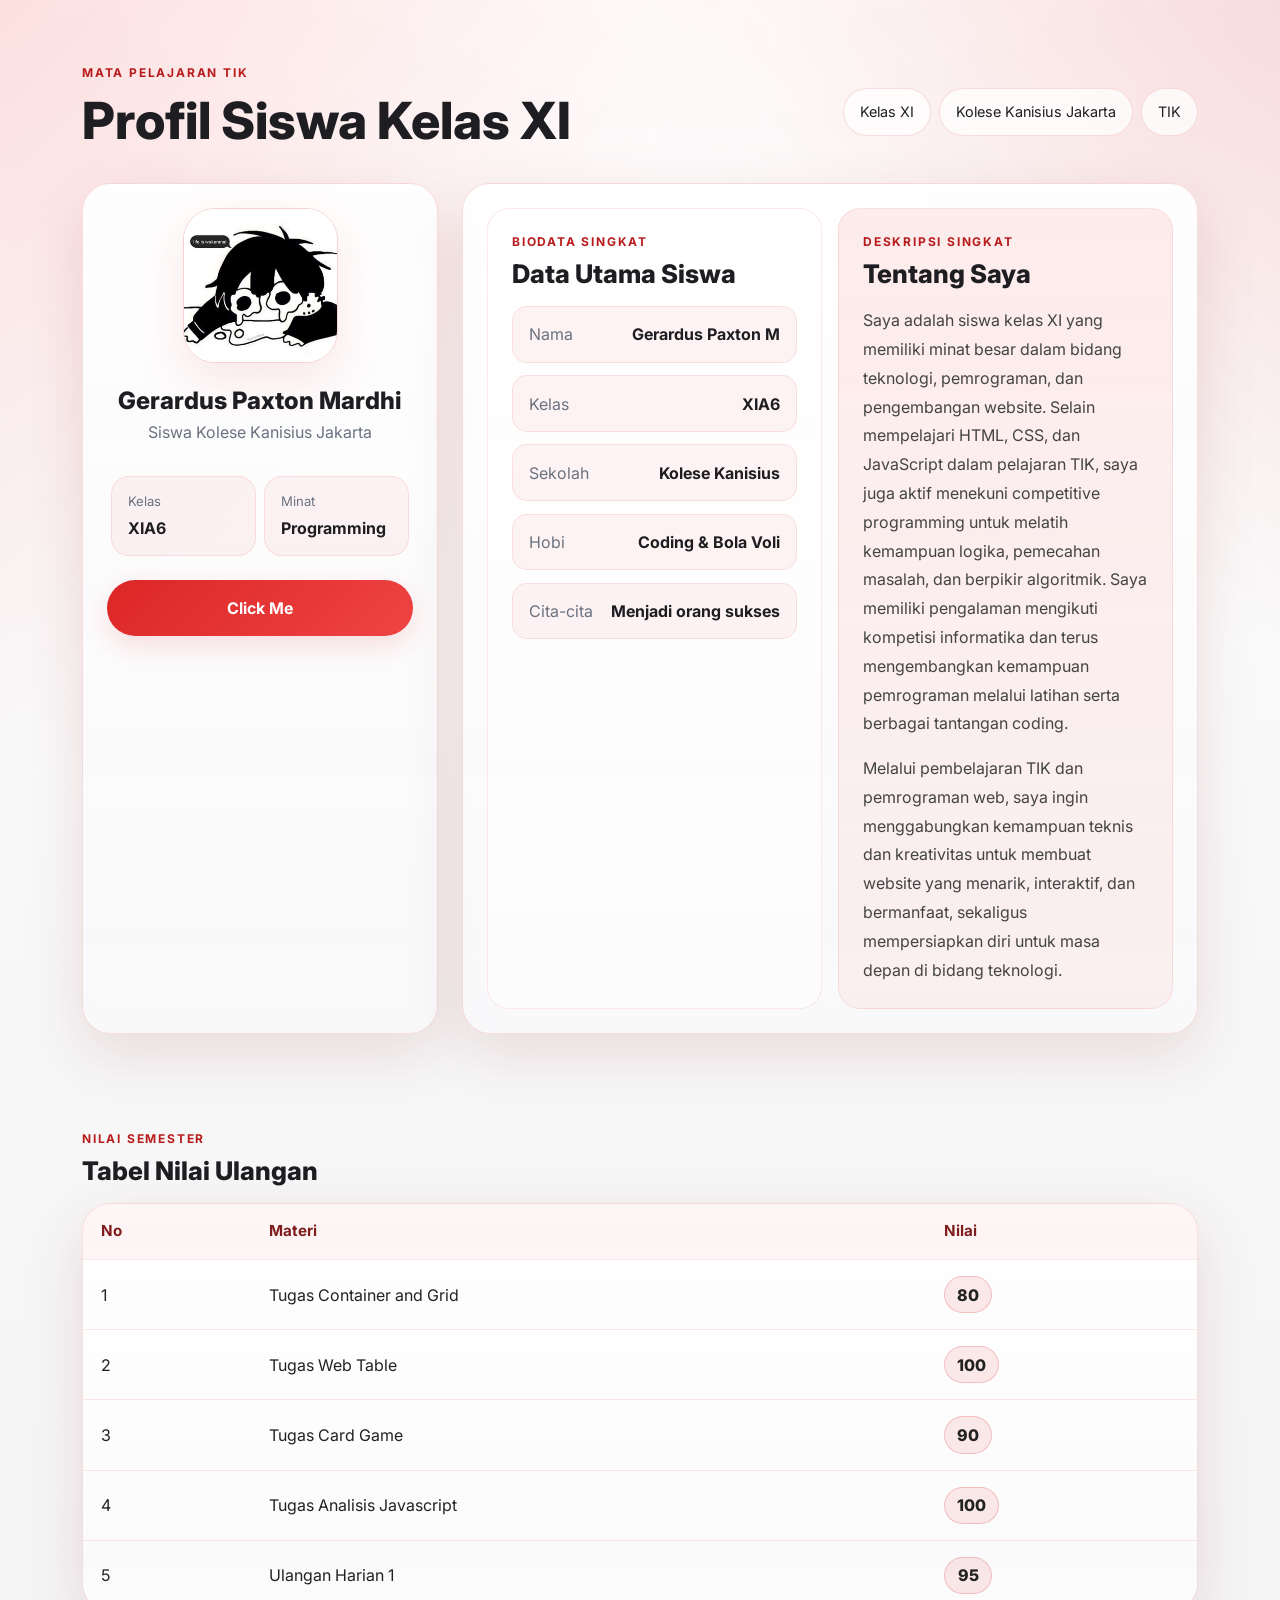
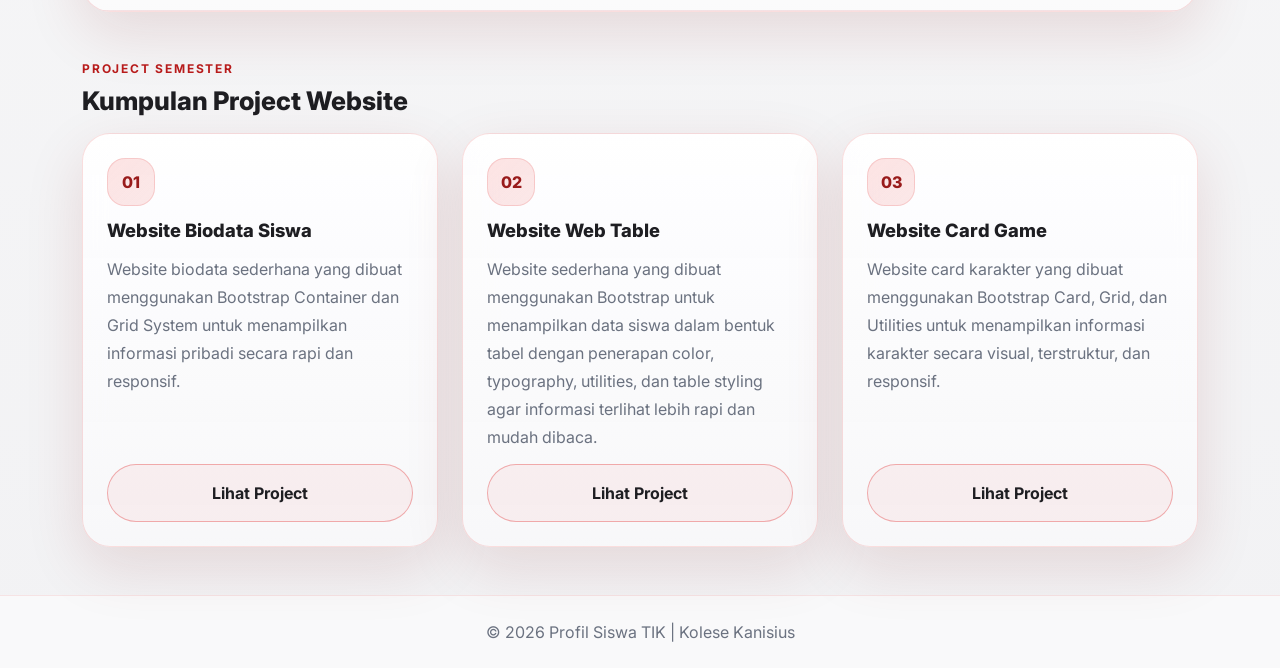
<file: index.html>
<!DOCTYPE html>
<html lang="id">
<head>
    <meta charset="UTF-8" />
    <meta name="viewport" content="width=device-width, initial-scale=1.0" />
    <title>Profil Siswa TIK</title>
    <link rel="preconnect" href="https://fonts.googleapis.com">
    <link rel="preconnect" href="https://fonts.gstatic.com" crossorigin>
    <link href="https://fonts.googleapis.com/css2?family=Inter:wght@400;500;600;700;800&display=swap" rel="stylesheet">
    <link href="https://cdn.jsdelivr.net/npm/bootstrap@5.3.3/dist/css/bootstrap.min.css" rel="stylesheet">
    <link rel="stylesheet" href="style.css" />
</head>
<body>
    <div class="page-bg"></div>
    <header class="hero-header">
        <div class="container py-4 py-lg-5">
            <div class="topbar d-flex flex-column flex-lg-row justify-content-between align-items-lg-center gap-3 mb-4">
                <div>
                    <p class="eyebrow mb-2">Mata Pelajaran TIK</p>
                    <h1 class="display-title mb-2">Profil Siswa Kelas XI</h1>
                </div>
                <div class="header-badges d-flex flex-wrap gap-2">
                    <span class="chip">Kelas XI</span>
                    <span class="chip">Kolese Kanisius Jakarta</span>
                    <span class="chip">TIK</span>
                </div>
            </div>
            <div class="row g-4 align-items-stretch">
                <div class="col-lg-4">
                    <div class="glass-card profile-card h-100 text-center">
                        <img src="profile.png" alt="Foto Profil" class="profile-photo mb-4">
                        <h2 class="profile-name mb-1">Gerardus Paxton Mardhi</h2>
                        <p class="profile-role mb-4">Siswa Kolese Kanisius Jakarta</p>
                        <div class="mini-stats row g-2">
                            <div class="col-6">
                                <div class="stat-box">
                                    <span class="stat-label">Kelas</span>
                                    <span class="stat-value">XIA6</span>
                                </div>
                            </div>
                            <div class="col-6">
                                <div class="stat-box">
                                    <span class="stat-label">Minat</span>
                                    <span class="stat-value">Programming</span>
                                </div>
                            </div>
                        </div>
                        <button id="btnHello" class="btn btn-blue mt-4 w-100">Click Me</button>
                    </div>
                </div>
                <div class="col-lg-8">
                    <div class="glass-card h-100 content-hero">
                        <div class="row g-3">
                            <div class="col-md-6">
                                <div class="info-panel">
                                    <p class="section-label mb-2">Biodata Singkat</p>
                                    <h3 class="section-title mb-3">Data Utama Siswa</h3>
                                    <div class="bio-list">
                                        <div class="bio-item">
                                            <span class="bio-key">Nama</span>
                                            <span class="bio-value">Gerardus Paxton M</span>
                                        </div>
                                        <div class="bio-item">
                                            <span class="bio-key">Kelas</span>
                                            <span class="bio-value">XIA6</span>
                                        </div>
                                        <div class="bio-item">
                                            <span class="bio-key">Sekolah</span>
                                            <span class="bio-value">Kolese Kanisius</span>
                                        </div>
                                        <div class="bio-item">
                                            <span class="bio-key">Hobi</span>
                                            <span class="bio-value">Coding &amp; Bola Voli</span>
                                        </div>
                                        <div class="bio-item">
                                            <span class="bio-key">Cita-cita</span>
                                            <span class="bio-value">Menjadi orang sukses</span>
                                        </div>
                                    </div>
                                </div>
                            </div>
                            <div class="col-md-6">
                                <div class="info-panel accent-panel h-100">
                                    <p class="section-label mb-2">Deskripsi Singkat</p>
                                    <h3 class="section-title mb-3">Tentang Saya</h3>
                                    <p class="about-text mb-3">
                                        Saya adalah siswa kelas XI yang memiliki minat besar dalam bidang teknologi, pemrograman, dan pengembangan website. Selain mempelajari HTML, CSS, dan JavaScript dalam pelajaran TIK, saya juga aktif menekuni competitive programming untuk melatih kemampuan logika, pemecahan masalah, dan berpikir algoritmik. Saya memiliki pengalaman mengikuti kompetisi informatika dan terus mengembangkan kemampuan pemrograman melalui latihan serta berbagai tantangan coding.
                                    </p>
                                    <p class="about-text mb-0">
                                        Melalui pembelajaran TIK dan pemrograman web, saya ingin menggabungkan kemampuan teknis dan kreativitas untuk membuat website yang menarik, interaktif, dan bermanfaat, sekaligus mempersiapkan diri untuk masa depan di bidang teknologi.
                                    </p>
                                </div>
                            </div>
                        </div>
                    </div>
                </div>
            </div>
        </div>
    </header>
    <main class="container pb-5">
        <section class="section-block mt-5">
            <div class="section-head mb-3">
                <p class="section-label mb-1">Nilai Semester</p>
                <h2 class="section-title mb-0">Tabel Nilai Ulangan</h2>
            </div>
            <div class="glass-card p-0 overflow-hidden">
                <div class="table-responsive">
                    <table class="table table-danger table-hover align-middle mb-0 custom-table">
                        <thead>
                            <tr>
                                <th>No</th>
                                <th>Materi</th>
                                <th>Nilai</th>
                            </tr>
                        </thead>
                        <tbody>
                            <tr>
                                <td>1</td>
                                <td>Tugas Container and Grid</td>
                                <td><span class="score">80</span></td>
                            </tr>
                            <tr>
                                <td>2</td>
                                <td>Tugas Web Table</td>
                                <td><span class="score">100</span></td>
                            </tr>
                            <tr>
                                <td>3</td>
                                <td>Tugas Card Game</td>
                                <td><span class="score">90</span></td>
                            </tr>
                            <tr>
                                <td>4</td>
                                <td>Tugas Analisis Javascript</td>
                                <td><span class="score">100</span></td>
                            </tr>
                            <tr>
                                <td>5</td>
                                <td>Ulangan Harian 1</td>
                                <td><span class="score">95</span></td>
                            </tr>
                        </tbody>
                    </table>
                </div>
            </div>
        </section>
        <section class="section-block mt-5">
            <div class="section-head mb-3">
                <p class="section-label mb-1">Project Semester</p>
                <h2 class="section-title mb-0">Kumpulan Project Website</h2>
            </div>
            <div class="row g-4">
                <div class="col-md-4">
                    <div class="glass-card project-card h-100">
                        <div class="project-icon">01</div>
                        <h3 class="project-title">Website Biodata Siswa</h3>
                        <p class="project-desc">
                            Website biodata sederhana yang dibuat menggunakan Bootstrap Container dan Grid System untuk menampilkan informasi pribadi secara rapi dan responsif.
                        </p>
                        <a href="project1.html" class="btn btn-outline-blue mt-auto">Lihat Project</a>
                    </div>
                </div>
                <div class="col-md-4">
                    <div class="glass-card project-card h-100">
                        <div class="project-icon">02</div>
                        <h3 class="project-title">Website Web Table</h3>
                        <p class="project-desc">
                            Website sederhana yang dibuat menggunakan Bootstrap untuk menampilkan data siswa dalam bentuk tabel dengan penerapan color, typography, utilities, dan table styling agar informasi terlihat lebih rapi dan mudah dibaca.
                        </p>
                        <a href="project2.html" class="btn btn-outline-blue mt-auto">Lihat Project</a>
                    </div>
                </div>
                <div class="col-md-4">
                    <div class="glass-card project-card h-100">
                        <div class="project-icon">03</div>
                        <h3 class="project-title">Website Card Game</h3>
                        <p class="project-desc">
                            Website card karakter yang dibuat menggunakan Bootstrap Card, Grid, dan Utilities untuk menampilkan informasi karakter secara visual, terstruktur, dan responsif.
                        </p>
                        <a href="project3.html" class="btn btn-outline-blue mt-auto">Lihat Project</a>
                    </div>
                </div>
            </div>
        </section>
    </main>
    <footer class="site-footer py-4">
        <div class="container text-center">
            <p class="mb-0">© 2026 Profil Siswa TIK | Kolese Kanisius</p>
        </div>
    </footer>
    <script src="https://cdn.jsdelivr.net/npm/bootstrap@5.3.3/dist/js/bootstrap.bundle.min.js"></script>
    <script src="script.js"></script>
</body>
</html>
</file>
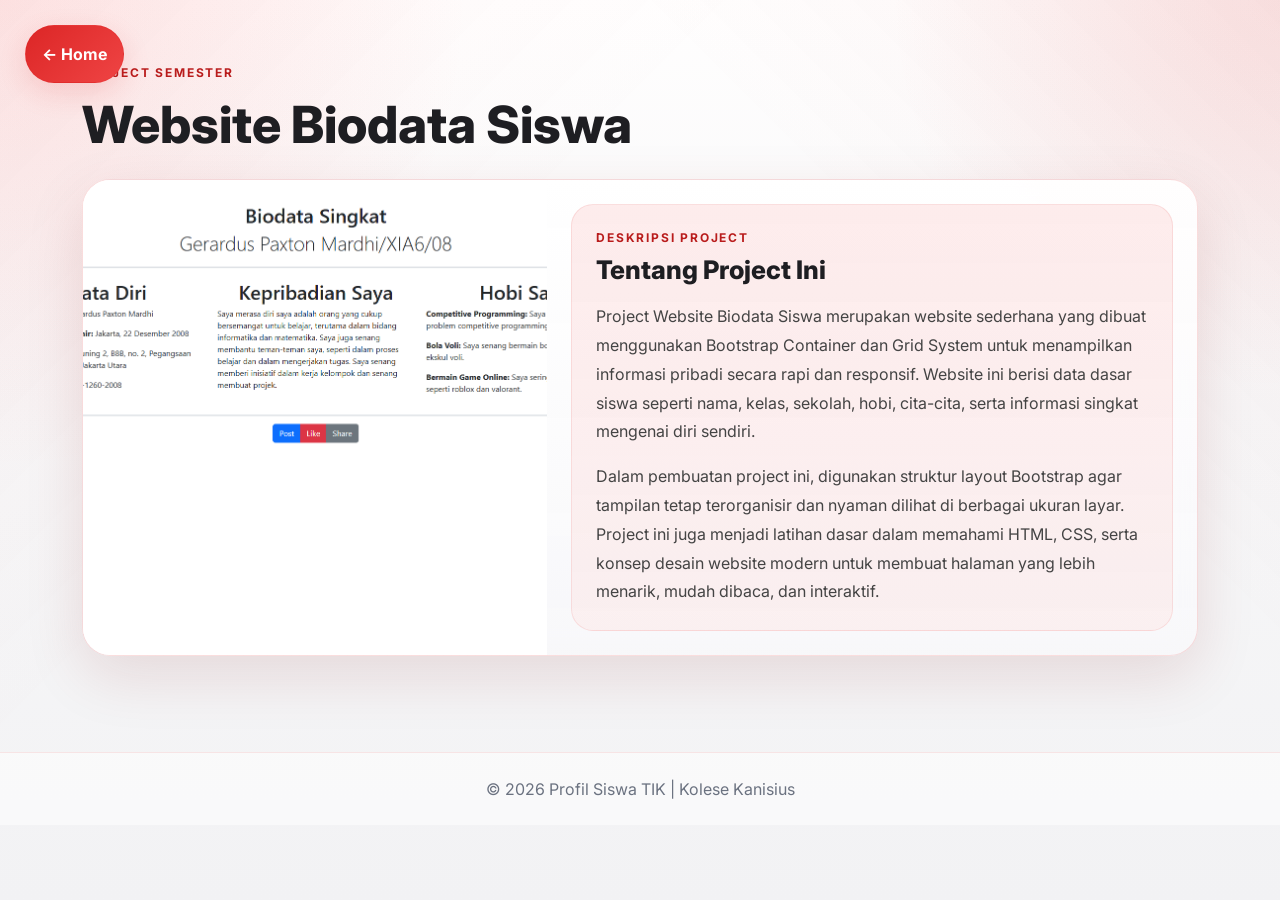
<file: project1.html>
<!DOCTYPE html>
<html lang="id">
<head>
    <meta charset="UTF-8" />
    <meta name="viewport" content="width=device-width, initial-scale=1.0" />
    <title>Project 1 - Website Biodata Siswa</title>
    <link rel="preconnect" href="https://fonts.googleapis.com">
    <link rel="preconnect" href="https://fonts.gstatic.com" crossorigin>
    <link
        href="https://fonts.googleapis.com/css2?family=Inter:wght@400;500;600;700;800&display=swap"
        rel="stylesheet"
    >
    <link
        href="https://cdn.jsdelivr.net/npm/bootstrap@5.3.3/dist/css/bootstrap.min.css"
        rel="stylesheet"
    >
    <link rel="stylesheet" href="style.css" />
</head>
<body>
    <div class="page-bg"></div>
    <div class="home-btn-wrap">
        <a href="index.html" class="home-btn">
            ← Home
        </a>
    </div>
    <header class="hero-header">
        <div class="container py-4 py-lg-5">
            <div class="section-head mb-4">
                <p class="section-label mb-2">Project Semester</p>
                <h1 class="display-title">Website Biodata Siswa</h1>
            </div>
            <div class="glass-card overflow-hidden">
                <div class="row g-0 align-items-stretch">
                    <div class="col-lg-5">
                        <img
                            src="project1.png"
                            class="img-fluid h-100 w-100"
                            style="object-fit: cover; min-height: 350px;"
                            alt="Website Biodata"
                        >
                    </div>
                    <div class="col-lg-7">
                        <div class="content-hero h-100 d-flex flex-column justify-content-center">
                            <div class="info-panel accent-panel">
                                <p class="section-label mb-2">Deskripsi Project</p>
                                <h2 class="section-title mb-3">Tentang Project Ini</h2>
                                <p class="about-text">
                                    Project Website Biodata Siswa merupakan website sederhana yang dibuat menggunakan Bootstrap Container dan Grid System untuk menampilkan informasi pribadi secara rapi dan responsif. Website ini berisi data dasar siswa seperti nama, kelas, sekolah, hobi, cita-cita, serta informasi singkat mengenai diri sendiri.
                                </p>
                                <p class="about-text mb-0">
                                    Dalam pembuatan project ini, digunakan struktur layout Bootstrap agar tampilan tetap terorganisir dan nyaman dilihat di berbagai ukuran layar. Project ini juga menjadi latihan dasar dalam memahami HTML, CSS, serta konsep desain website modern untuk membuat halaman yang lebih menarik, mudah dibaca, dan interaktif.
                                </p>
                            </div>
                        </div>
                    </div>
                </div>
            </div>
        </div>
    </header>
    <footer class="site-footer py-4 mt-5">
        <div class="container text-center">
            <p class="mb-0">© 2026 Profil Siswa TIK | Kolese Kanisius</p>
        </div>
    </footer>
    <script src="https://cdn.jsdelivr.net/npm/bootstrap@5.3.3/dist/js/bootstrap.bundle.min.js"></script>
</body>
</html>
</file>
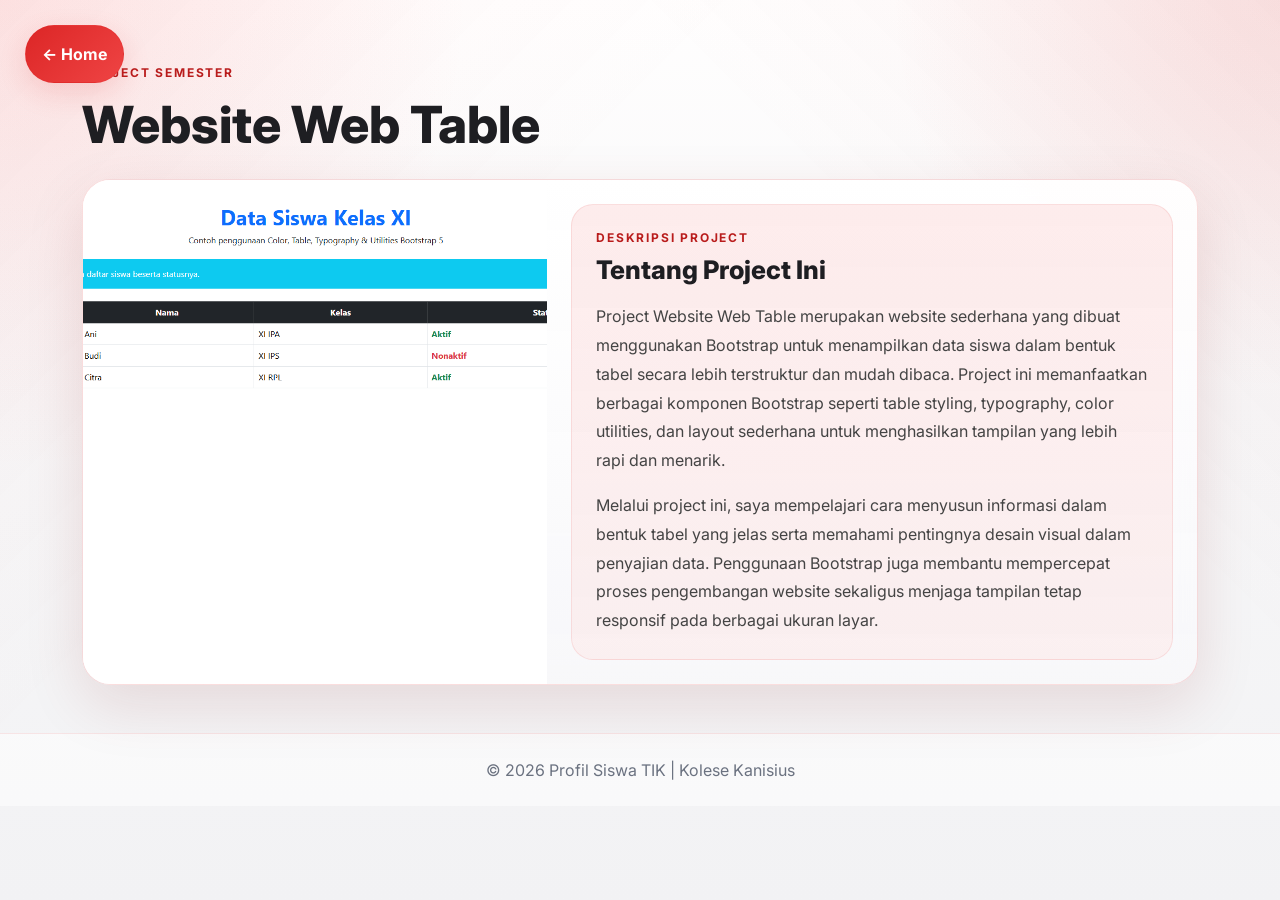
<file: project2.html>
<!DOCTYPE html>
<html lang="id">
<head>
    <meta charset="UTF-8" />
    <meta name="viewport" content="width=device-width, initial-scale=1.0" />
    <title>Project 2 - Website Web Table</title>
    <link rel="preconnect" href="https://fonts.googleapis.com">
    <link rel="preconnect" href="https://fonts.gstatic.com" crossorigin>
    <link
        href="https://fonts.googleapis.com/css2?family=Inter:wght@400;500;600;700;800&display=swap"
        rel="stylesheet"
    >
    <link
        href="https://cdn.jsdelivr.net/npm/bootstrap@5.3.3/dist/css/bootstrap.min.css"
        rel="stylesheet"
    >
    <link rel="stylesheet" href="style.css" />
</head>
<body>
    <div class="page-bg"></div>
    <div class="home-btn-wrap">
        <a href="index.html" class="home-btn">
            ← Home
        </a>
    </div>
    <header class="hero-header">
        <div class="container py-4 py-lg-5">
            <div class="section-head mb-4">
                <p class="section-label mb-2">Project Semester</p>
                <h1 class="display-title">Website Web Table</h1>
            </div>
            <div class="glass-card overflow-hidden">
                <div class="row g-0 align-items-stretch">
                    <div class="col-lg-5">
                        <img
                            src="project2.png"
                            class="img-fluid h-100 w-100"
                            style="object-fit: cover; min-height: 350px;"
                            alt="Project Website Web Table"
                        >
                    </div>
                    <div class="col-lg-7">
                        <div class="content-hero h-100 d-flex flex-column justify-content-center">
                            <div class="info-panel accent-panel">
                                <p class="section-label mb-2">Deskripsi Project</p>
                                <h2 class="section-title mb-3">
                                    Tentang Project Ini
                                </h2>
                                <p class="about-text">
                                    Project Website Web Table merupakan website sederhana yang dibuat menggunakan Bootstrap untuk menampilkan data siswa dalam bentuk tabel secara lebih terstruktur dan mudah dibaca. Project ini memanfaatkan berbagai komponen Bootstrap seperti table styling, typography, color utilities, dan layout sederhana untuk menghasilkan tampilan yang lebih rapi dan menarik.
                                </p>
                                <p class="about-text mb-0">
                                    Melalui project ini, saya mempelajari cara menyusun informasi dalam bentuk tabel yang jelas serta memahami pentingnya desain visual dalam penyajian data. Penggunaan Bootstrap juga membantu mempercepat proses pengembangan website sekaligus menjaga tampilan tetap responsif pada berbagai ukuran layar.
                                </p>
                            </div>
                        </div>
                    </div>
                </div>
            </div>
        </div>
    </header>
    <footer class="site-footer py-4">
        <div class="container text-center">
            <p class="mb-0">© 2026 Profil Siswa TIK | Kolese Kanisius</p>
        </div>
    </footer>
    <script src="https://cdn.jsdelivr.net/npm/bootstrap@5.3.3/dist/js/bootstrap.bundle.min.js"></script>
</body>
</html>
</file>
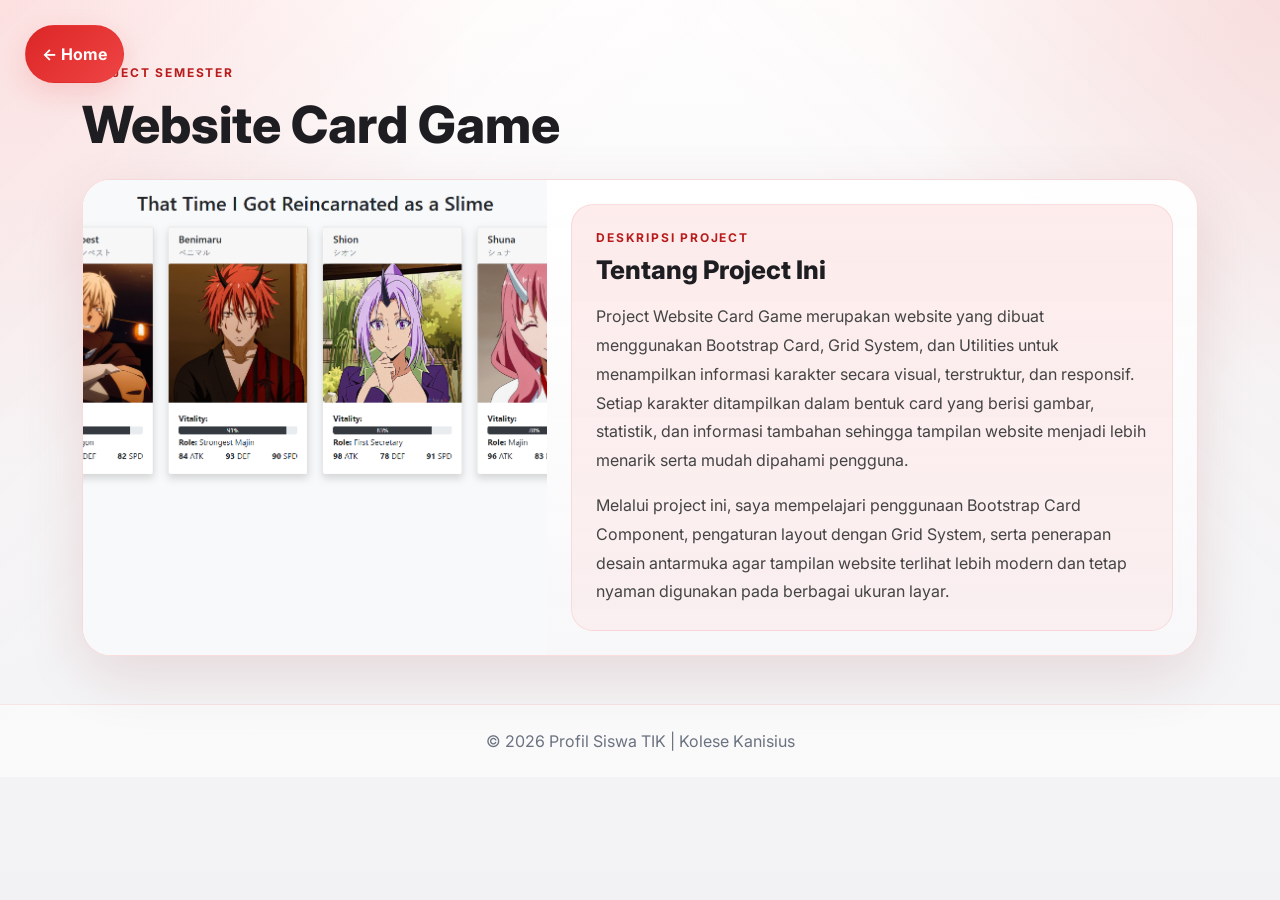
<file: project3.html>
<!DOCTYPE html>
<html lang="id">
<head>
    <meta charset="UTF-8" />
    <meta name="viewport" content="width=device-width, initial-scale=1.0" />
    <title>Project 3 - Website Card Game</title>
    <link rel="preconnect" href="https://fonts.googleapis.com">
    <link rel="preconnect" href="https://fonts.gstatic.com" crossorigin>
    <link
        href="https://fonts.googleapis.com/css2?family=Inter:wght@400;500;600;700;800&display=swap"
        rel="stylesheet"
    >
    <link
        href="https://cdn.jsdelivr.net/npm/bootstrap@5.3.3/dist/css/bootstrap.min.css"
        rel="stylesheet"
    >
    <link rel="stylesheet" href="style.css" />
</head>
<body>
    <div class="page-bg"></div>
    <div class="home-btn-wrap">
        <a href="index.html" class="home-btn">
            ← Home
        </a>
    </div>
    <header class="hero-header">
        <div class="container py-4 py-lg-5">
            <div class="section-head mb-4">
                <p class="section-label mb-2">Project Semester</p>
                <h1 class="display-title">Website Card Game</h1>
            </div>
            <div class="glass-card overflow-hidden">
                <div class="row g-0 align-items-stretch">
                    <div class="col-lg-5">
                        <img
                            src="project3.png"
                            class="img-fluid h-100 w-100"
                            style="object-fit: cover; min-height: 350px;"
                            alt="Project Website Card Game"
                        >
                    </div>
                    <div class="col-lg-7">
                        <div class="content-hero h-100 d-flex flex-column justify-content-center">
                            <div class="info-panel accent-panel">
                                <p class="section-label mb-2">Deskripsi Project</p>
                                <h2 class="section-title mb-3">
                                    Tentang Project Ini
                                </h2>
                                <p class="about-text">
                                    Project Website Card Game merupakan website yang dibuat menggunakan Bootstrap Card, Grid System, dan Utilities untuk menampilkan informasi karakter secara visual, terstruktur, dan responsif. Setiap karakter ditampilkan dalam bentuk card yang berisi gambar, statistik, dan informasi tambahan sehingga tampilan website menjadi lebih menarik serta mudah dipahami pengguna.
                                </p>
                                <p class="about-text mb-0">
                                    Melalui project ini, saya mempelajari penggunaan Bootstrap Card Component, pengaturan layout dengan Grid System, serta penerapan desain antarmuka agar tampilan website terlihat lebih modern dan tetap nyaman digunakan pada berbagai ukuran layar.
                                </p>
                            </div>
                        </div>
                    </div>
                </div>
            </div>
        </div>
    </header>
    <footer class="site-footer py-4">
        <div class="container text-center">
            <p class="mb-0">© 2026 Profil Siswa TIK | Kolese Kanisius</p>
        </div>
    </footer>
    <script src="https://cdn.jsdelivr.net/npm/bootstrap@5.3.3/dist/js/bootstrap.bundle.min.js"></script>
</body>
</html>
</file>
<file: style.css>
body {
    margin: 0;
    font-family: "Inter", sans-serif;
    color: #1e1e22;
    background:
        radial-gradient(circle at top left, rgba(239, 68, 68, 0.12), transparent 30%),
        radial-gradient(circle at top right, rgba(220, 38, 38, 0.10), transparent 25%),
        linear-gradient(180deg, #fffefe 0%, #f7f7f8 45%, #f2f2f4 100%);
    min-height: 100vh;
    position: relative;
    overflow-x: hidden;
}

.page-bg {
    position: fixed;
    inset: 0;
    background:
        linear-gradient(135deg, rgba(239, 68, 68, 0.04), transparent 35%),
        linear-gradient(225deg, rgba(185, 28, 28, 0.05), transparent 30%);
    z-index: -1;
}

.hero-header {
    position: relative;
    padding-top: 1rem;
}

.eyebrow, .section-label {
    text-transform: uppercase;
    letter-spacing: 0.15em;
    font-size: 0.75rem;
    color: #b91c1c;
    font-weight: 700;
}

.display-title {
    font-size: clamp(2rem, 4vw, 3.5rem);
    font-weight: 800;
    margin: 0;
}

.chip {
    display: inline-flex;
    align-items: center;
    gap: 0.4rem;
    padding: 0.75rem 1rem;
    border-radius: 1000px;
    background: rgba(255, 255, 255, 0.75);
    border: 1px solid rgba(220, 38, 38, 0.15);
    color: #1e1e22;
    font-size: 0.9rem;
}

.glass-card {
    background: linear-gradient(180deg, rgba(255, 255, 255, 0.92), rgba(248, 248, 250, 0.9));
    border: 1px solid rgba(220, 38, 38, 0.15);
    border-radius: 28px;
    box-shadow: 0 20px 60px rgba(120, 20, 20, 0.12);
    backdrop-filter: blur(15px);
}

.profile-card {
    padding: 1.5rem;
}

.profile-photo {
    width: 155px;
    height: 155px;
    object-fit: cover;
    border-radius: 32px;
    border: 1px solid rgba(220, 38, 38, 0.2);
    box-shadow: 0 18px 50px rgba(220, 38, 38, 0.1);
}

.profile-name {
    font-size: 1.5rem;
    font-weight: 800;
}

.profile-role {
    color: #6b7280;
}

.mini-stats {
    margin: 0;
}

.stat-box {
    padding: 0.95rem 1rem;
    border-radius: 18px;
    background: rgba(220, 38, 38, 0.05);
    border: 1px solid rgba(220, 38, 38, 0.1);
    text-align: left;
}

.stat-label {
    display: block;
    color: #6b7280;
    font-size: 0.82rem;
    margin-bottom: 0.25rem;
}

.stat-value {
    display: block;
    font-weight: 700;
}

.content-hero {
    padding: 1.5rem;
}

.info-panel {
    height: 100%;
    padding: 1.5rem;
    border-radius: 22px;
    background: rgba(255, 255, 255, 0.55);
    border: 1px solid rgba(220, 38, 38, 0.1);
}

.accent-panel {
    background:
        linear-gradient(180deg, rgba(239, 68, 68, 0.1), rgba(220, 38, 38, 0.06)),
        rgba(255, 255, 255, 0.5);
}

.section-head {
    display: flex;
    flex-direction: column;
    gap: 0.25rem;
}

.section-title {
    font-size: clamp(1.3rem, 2vw, 1.8rem);
    font-weight: 800;
}

.bio-list {
    display: grid;
    gap: 0.8rem;
}

.bio-item {
    display: flex;
    justify-content: space-between;
    gap: 1rem;
    padding: 0.95rem 1rem;
    border-radius: 15px;
    background: rgba(220, 38, 38, 0.05);
    border: 1px solid rgba(220, 38, 38, 0.1);
}

.bio-key {
    color: #6b7280;
}

.bio-value {
    font-weight: 700;
    text-align: right;
}

.about-text {
    color: #444444;
    line-height: 1.8;
}

.btn-blue, .btn-outline-blue {
    border-radius: 999px;
    padding: 1rem;
    font-weight: 700;
    transition: 0.25s ease;
}

.btn-blue {
    background: linear-gradient(135deg, #dc2626, #ef4444);
    border: none;
    color: white;
    box-shadow: 0 10px 28px rgba(220, 38, 38, 0.15);
}

.btn-blue:hover {
    transform: translateY(-2px);
    box-shadow: 0 15px 34px rgba(220, 38, 38, 0.2);
    color: white;
}

.btn-outline-blue {
    border: 1px solid rgba(220, 38, 38, 0.35);
    color: #1e1e22;
    background: rgba(220, 38, 38, 0.05);
}

.btn-outline-blue:hover {
    background: linear-gradient(135deg, rgba(239, 68, 68, 0.15), rgba(220, 38, 38, 0.1));
    border-color: rgba(220, 38, 38, 0.5);
    color: #1e1e22;
    transform: translateY(-2px);
}

.custom-table {
    margin-bottom: 0;
    --bs-table-bg: transparent;
    --bs-table-color: #1e1e22;
    --bs-table-border-color: rgba(220, 38, 38, 0.1);
}

.custom-table thead th {
    background: rgba(220, 38, 38, 0.04);
    color: #7f1d1d;
    border-bottom: 1px solid rgba(220, 38, 38, 0.1);
    font-size: 0.95rem;
    padding: 1rem 1.1rem;
}

.custom-table td {
    padding: 1rem 1.1rem;
    color: #222222;
}

.custom-table tbody tr {
    background: rgba(255, 255, 255, 0.3);
}

.custom-table tbody tr:hover {
    background: rgba(220, 38, 38, 0.04);
}

.score {
    display: inline-flex;
    min-width: 3rem;
    justify-content: center;
    padding: 0.35rem 0.75rem;
    border-radius: 999px;
    background: rgba(220, 38, 38, 0.1);
    border: 1px solid rgba(220, 38, 38, 0.22);
    font-weight: 800;
}

.project-card {
    padding: 1.5rem;
    display: flex;
    flex-direction: column;
    gap: 0.85rem;
}

.project-icon {
    width: 3rem;
    height: 3rem;
    display: grid;
    place-items: center;
    border-radius: 18px;
    background: linear-gradient(135deg, rgba(239, 68, 68, 0.15), rgba(220, 38, 38, 0.1));
    border: 1px solid rgba(220, 38, 38, 0.15);
    font-weight: 800;
    color: #991b1b;
}

.project-title {
    font-size: 1.15rem;
    font-weight: 800;
    margin: 0;
}

.project-desc {
    color: #6b7280;
    line-height: 1.75;
    margin: 0;
}

.site-footer {
    color: #6b7280;
    border-top: 1px solid rgba(220, 38, 38, 0.1);
    background: rgba(255, 255, 255, 0.5);
}

.home-btn-wrap {
    position: fixed;
    top: 25px;
    left: 25px;
    z-index: 1000;
}

.home-btn {
    display: inline-flex;
    align-items: center;
    gap: 0.5rem;
    padding: 1rem;
    border-radius: 999px;
    background: linear-gradient(135deg, #dc2626, #ef4444);
    color: white;
    text-decoration: none;
    font-weight: 700;
    border: 1px solid rgba(220, 38, 38, 0.15);
    box-shadow: 0 10px 28px rgba(220, 38, 38, 0.15);
    transition: 0.25s ease;
}

.home-btn:hover {
    color: white;
    text-decoration: none;
    transform: translateY(-2px);
    box-shadow: 0 14px 34px rgba(220, 38, 38, 0.2);
}
</file>
